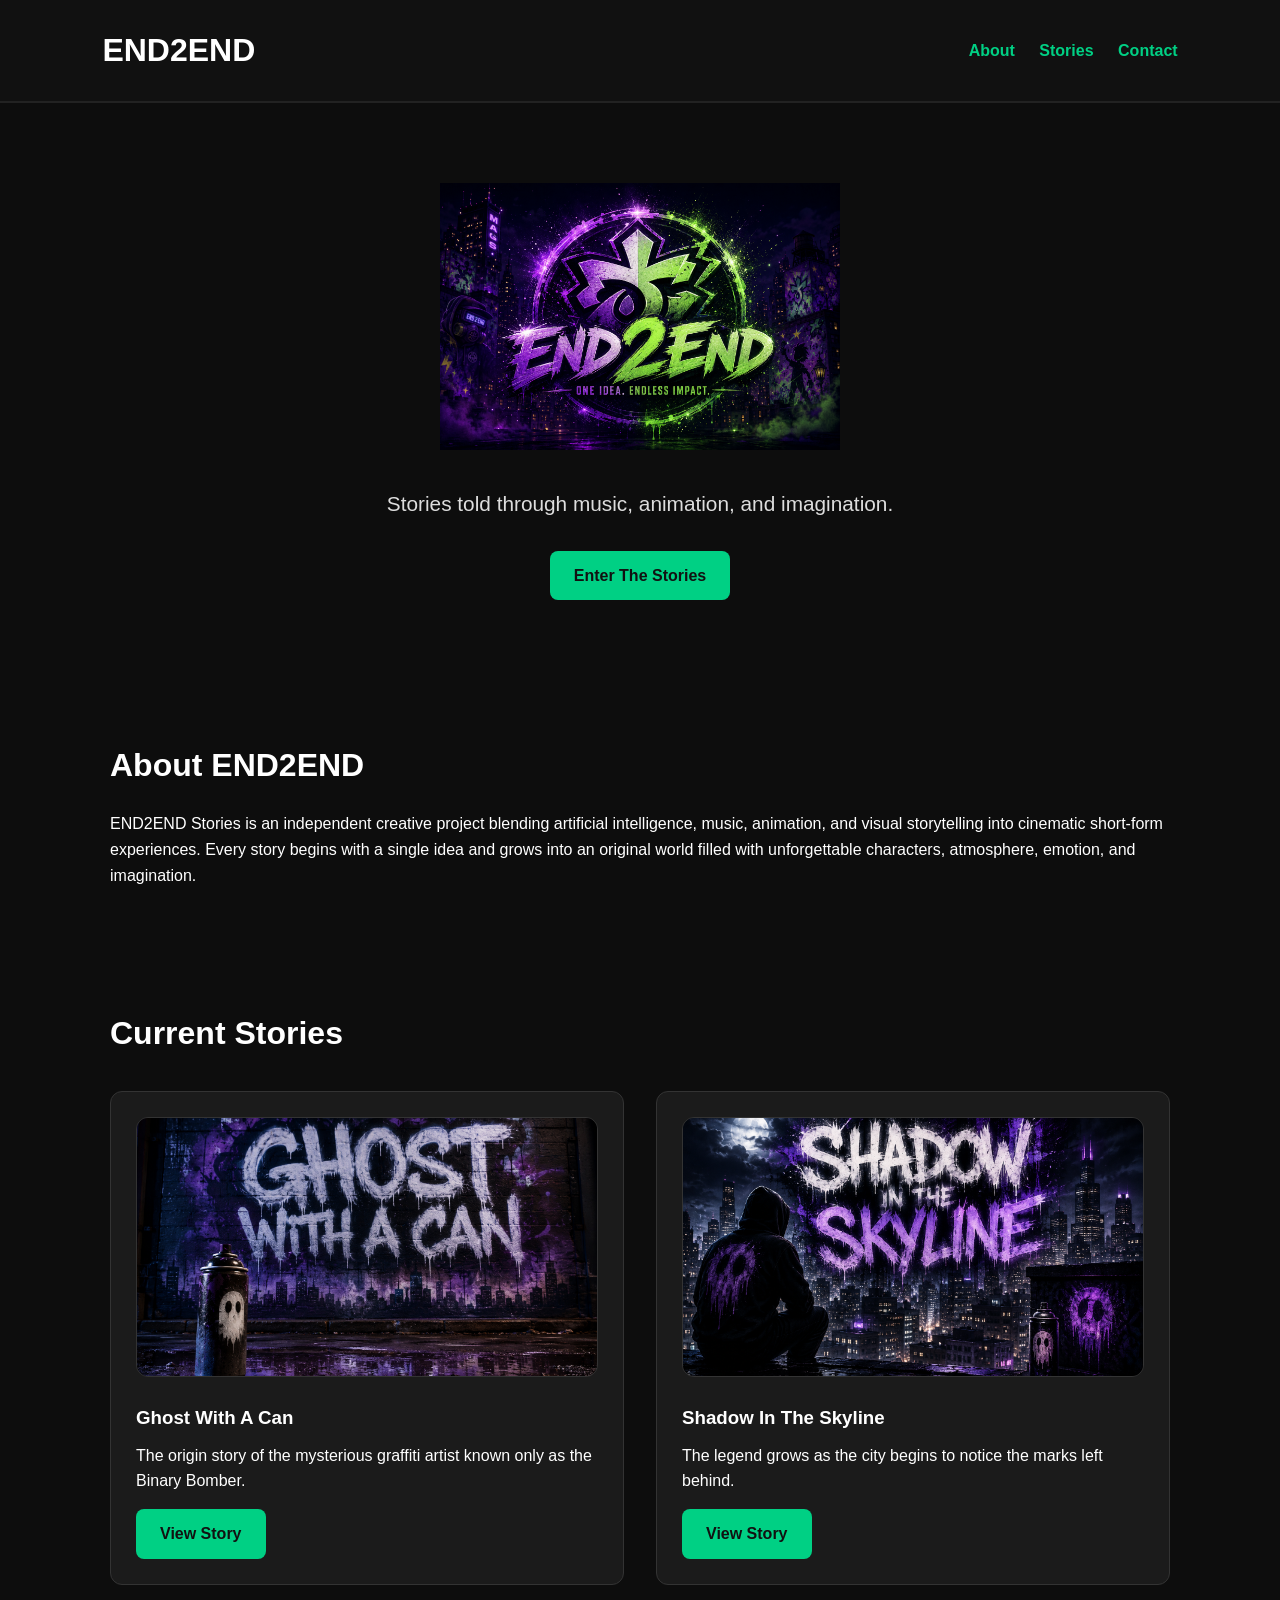
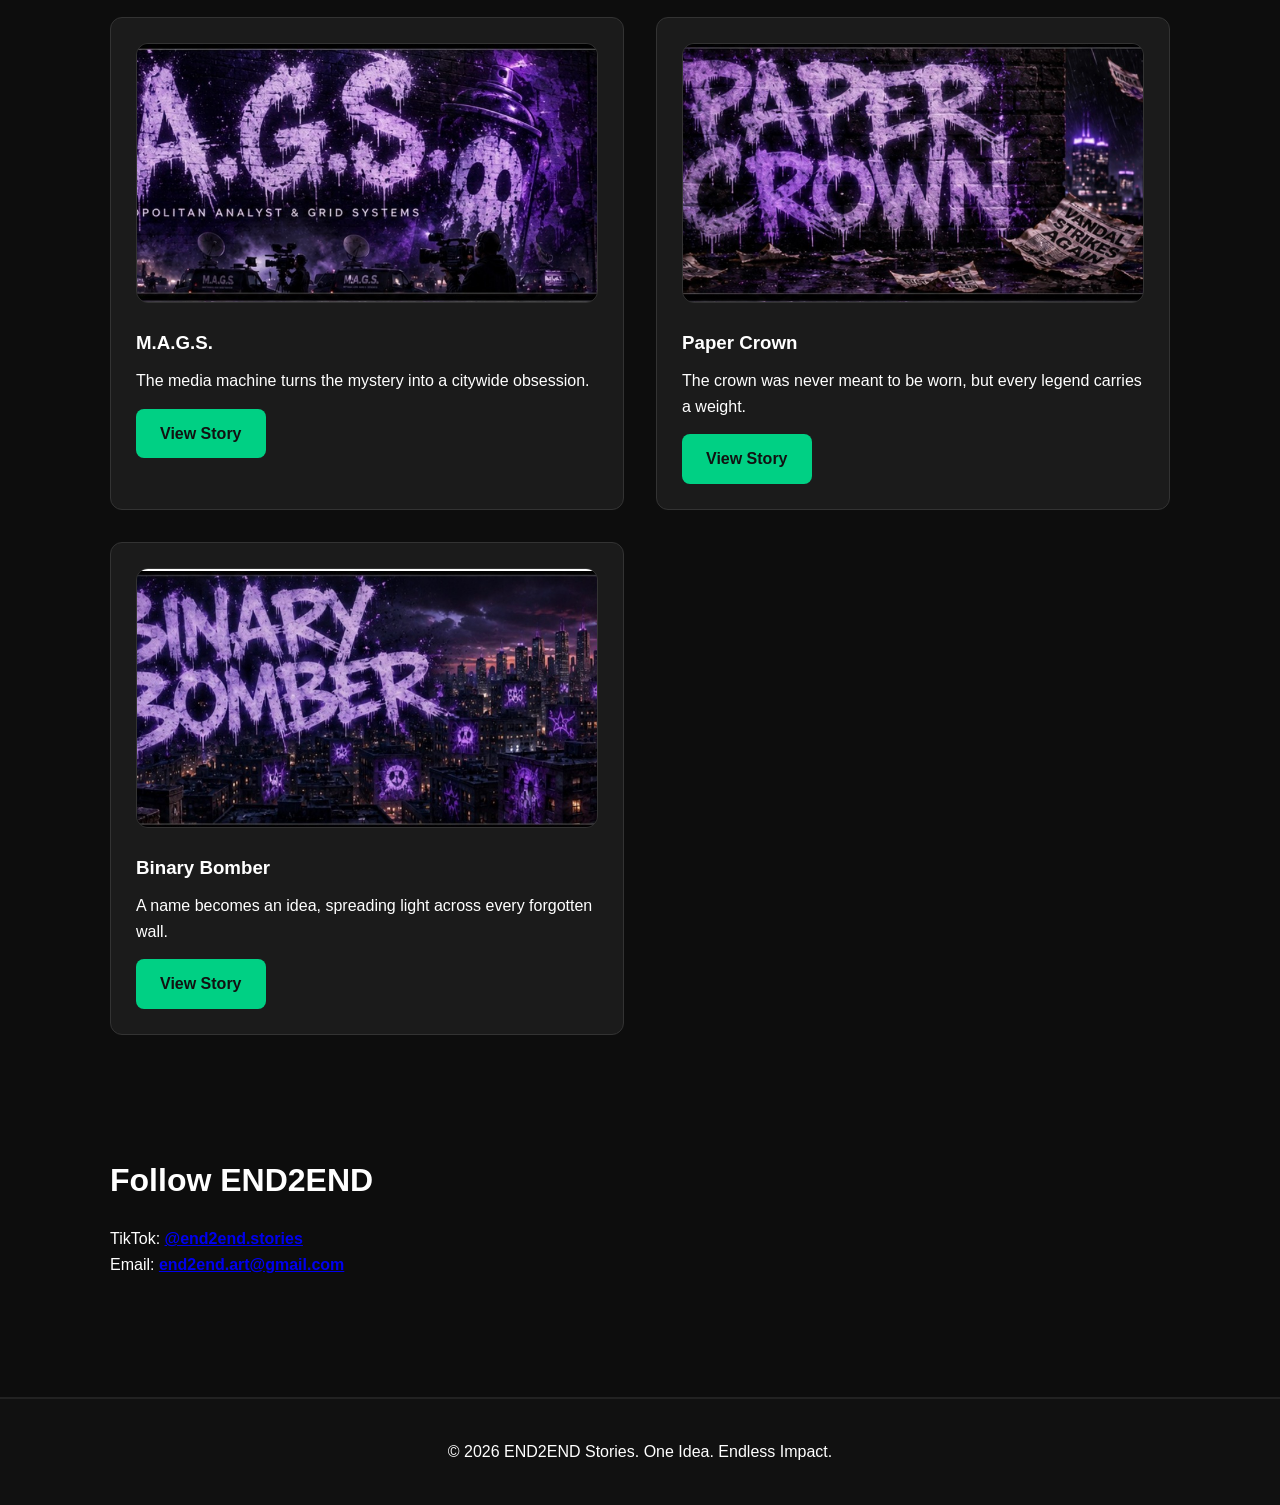
<file: index.html>
<!DOCTYPE html>
<html lang="en">
<head>
    <meta charset="UTF-8">
    <meta name="viewport" content="width=device-width, initial-scale=1.0">
    <title>END2END Stories</title>
    <meta name="description" content="END2END Stories blends AI, music, animation, and visual storytelling into cinematic short-form worlds filled with unforgettable characters and imagination.">
    <link rel="stylesheet" href="style.css">
</head>

<body>
<header>
    <h1>END2END</h1>
    <nav>
        <a href="#about">About</a>
        <a href="#stories">Stories</a>
        <a href="#contact">Contact</a>
    </nav>
</header>

<section class="hero">
    <img src="images/logo.PNG" class="hero-logo" alt="END2END Logo">
    <p class="tagline">Stories told through music, animation, and imagination.</p>
    <a href="#stories" class="hero-button">Enter The Stories</a>
</section>

<section id="about" class="section-block">
    <h2>About END2END</h2>
    <p>
        END2END Stories is an independent creative project blending artificial intelligence,
        music, animation, and visual storytelling into cinematic short-form experiences.
        Every story begins with a single idea and grows into an original world filled with
        unforgettable characters, atmosphere, emotion, and imagination.
    </p>
</section>

<section id="stories" class="section-block">
    <h2>Current Stories</h2>

    <div class="story-grid">

        <div class="card">
            <img src="images/ghost-thumbnail.PNG" class="story-thumbnail" alt="Ghost With A Can thumbnail">
            <h3>Ghost With A Can</h3>
            <p>The origin story of the mysterious graffiti artist known only as the Binary Bomber.</p>
            <a href="ghost-with-a-can.html" class="button">View Story</a>
        </div>

        <div class="card">
            <img src="images/shadow-thumbnail.PNG" class="story-thumbnail" alt="Shadow In The Skyline thumbnail">
            <h3>Shadow In The Skyline</h3>
            <p>The legend grows as the city begins to notice the marks left behind.</p>
            <a href="shadow-in-the-skyline.html" class="button">View Story</a>
        </div>

        <div class="card">
            <img src="images/mags-thumbnail.png" class="story-thumbnail" alt="M.A.G.S. thumbnail">
            <h3>M.A.G.S.</h3>
            <p>The media machine turns the mystery into a citywide obsession.</p>
            <a href="mags.html" class="button">View Story</a>
        </div>

        <div class="card">
            <img src="images/paper-crown-thumbnail.png" class="story-thumbnail" alt="Paper Crown thumbnail">
            <h3>Paper Crown</h3>
            <p>The crown was never meant to be worn, but every legend carries a weight.</p>
            <a href="paper-crown.html" class="button">View Story</a>
        </div>

        <div class="card">
            <img src="images/binary-bomber-thumbnail.png" class="story-thumbnail" alt="Binary Bomber thumbnail">
            <h3>Binary Bomber</h3>
            <p>A name becomes an idea, spreading light across every forgotten wall.</p>
            <a href="binary-bomber.html" class="button">View Story</a>
        </div>

    </div>
</section>

<section id="contact" class="section-block contact">
    <h2>Follow END2END</h2>

    <p>
        TikTok:
        <a href="https://www.tiktok.com/@end2end.stories" target="_blank">
            <strong>@end2end.stories</strong>
        </a>
    </p>

    <p>
        Email:
        <a href="mailto:end2end.art@gmail.com">
            <strong>end2end.art@gmail.com</strong>
        </a>
    </p>
</section>

<footer>
    <p>© 2026 END2END Stories. One Idea. Endless Impact.</p>
</footer>
</body>
</html>
</file>
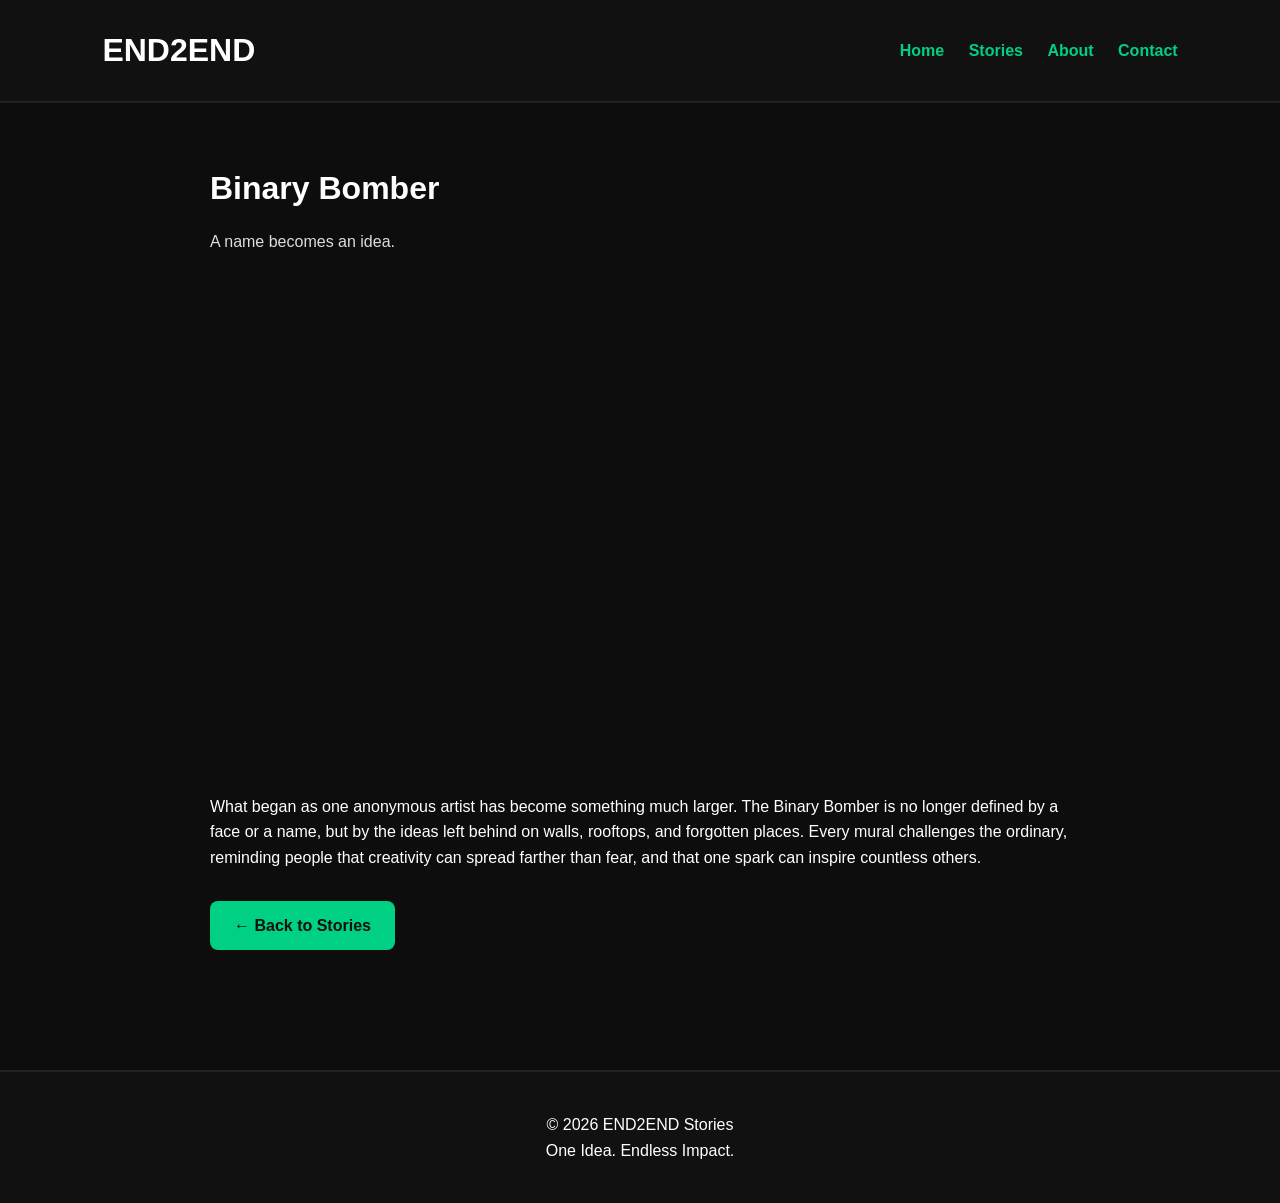
<file: binary-bomber.html>
<!DOCTYPE html>
<html lang="en">
<head>
    <meta charset="UTF-8">
    <meta name="viewport" content="width=device-width, initial-scale=1.0">
    <title>Binary Bomber | END2END Stories</title>
    <meta name="description" content="Binary Bomber is the fifth chapter of the END2END universe, where the mysterious artist becomes more than a person and evolves into an idea that begins inspiring an entire city.">
    <link rel="stylesheet" href="style.css">
</head>

<body>
<header>
    <h1>END2END</h1>
    <nav>
        <a href="index.html">Home</a>
        <a href="index.html#stories">Stories</a>
        <a href="index.html#about">About</a>
        <a href="index.html#contact">Contact</a>
    </nav>
</header>

<main class="story-page">
    <section class="story-hero">
        <h2>Binary Bomber</h2>

        <p class="story-tagline">
            A name becomes an idea.
        </p>

        <div style="position:relative;padding-top:56.25%;">
            <iframe
                src="https://player.mediadelivery.net/embed/700507/014d9504-0d67-4870-83ba-12278a4696ba?autoplay=false&loop=false&muted=false&preload=true&responsive=true"
                loading="lazy"
                style="border:0;position:absolute;top:0;height:100%;width:100%;"
                allow="accelerometer;gyroscope;autoplay;encrypted-media;picture-in-picture;fullscreen;"
                allowfullscreen>
            </iframe>
        </div>

        <p class="story-description">
            What began as one anonymous artist has become something much larger. The Binary Bomber is no longer defined by a face or a name, but by the ideas left behind on walls, rooftops, and forgotten places. Every mural challenges the ordinary, reminding people that creativity can spread farther than fear, and that one spark can inspire countless others.
        </p>

        <a class="button" href="index.html#stories">
            ← Back to Stories
        </a>
    </section>
</main>

<footer>
    <p>© 2026 END2END Stories</p>
    <p>One Idea. Endless Impact.</p>
</footer>
</body>
</html>
</file>
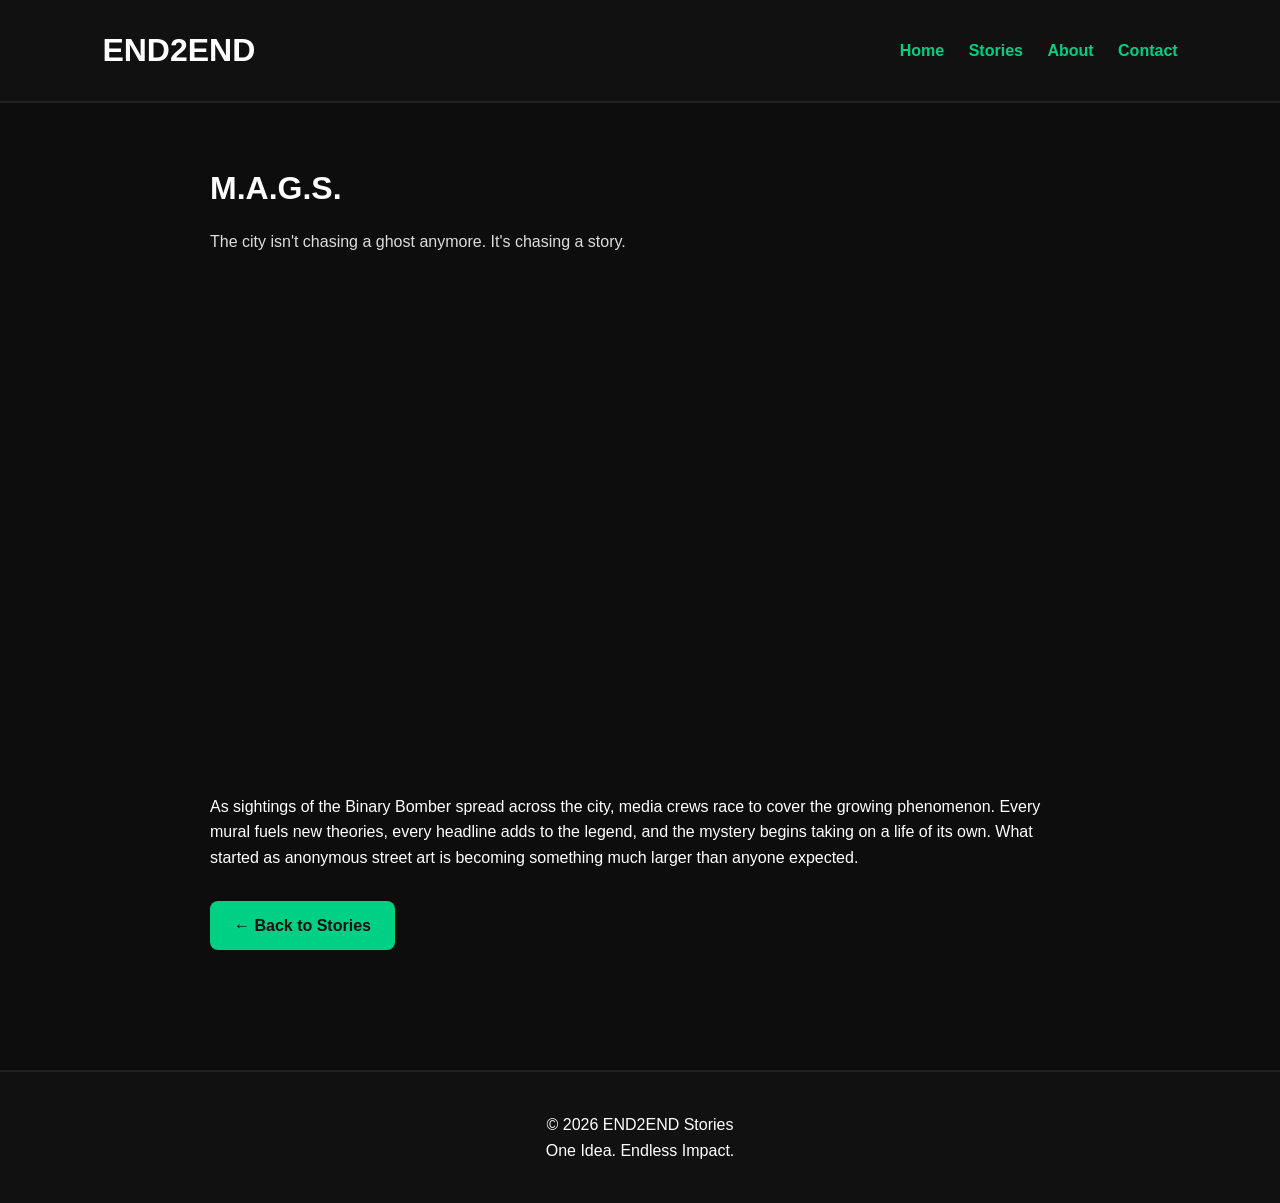
<file: mags.html>
<!DOCTYPE html>
<html lang="en">
<head>
    <meta charset="UTF-8">
    <meta name="viewport" content="width=device-width, initial-scale=1.0">
    <title>M.A.G.S. | END2END Stories</title>
    <meta name="description" content="M.A.G.S. is the third chapter of the END2END universe, where the mystery surrounding the Binary Bomber captures the attention of the media and the city begins searching for the truth.">
    <link rel="stylesheet" href="style.css">
</head>

<body>
<header>
    <h1>END2END</h1>
    <nav>
        <a href="index.html">Home</a>
        <a href="index.html#stories">Stories</a>
        <a href="index.html#about">About</a>
        <a href="index.html#contact">Contact</a>
    </nav>
</header>

<main class="story-page">
    <section class="story-hero">
        <h2>M.A.G.S.</h2>

        <p class="story-tagline">
            The city isn't chasing a ghost anymore. It's chasing a story.
        </p>

        <div style="position:relative;padding-top:56.25%;">
            <iframe
                src="https://player.mediadelivery.net/embed/700507/974a0b2b-ab99-43c7-9e0b-f88b59272103?autoplay=false&loop=false&muted=false&preload=true&responsive=true"
                loading="lazy"
                style="border:0;position:absolute;top:0;height:100%;width:100%;"
                allow="accelerometer;gyroscope;autoplay;encrypted-media;picture-in-picture;fullscreen;"
                allowfullscreen>
            </iframe>
        </div>

        <p class="story-description">
            As sightings of the Binary Bomber spread across the city, media crews race to cover the growing phenomenon. Every mural fuels new theories, every headline adds to the legend, and the mystery begins taking on a life of its own. What started as anonymous street art is becoming something much larger than anyone expected.
        </p>

        <a class="button" href="index.html#stories">
            ← Back to Stories
        </a>
    </section>
</main>

<footer>
    <p>© 2026 END2END Stories</p>
    <p>One Idea. Endless Impact.</p>
</footer>
</body>
</html>
</file>
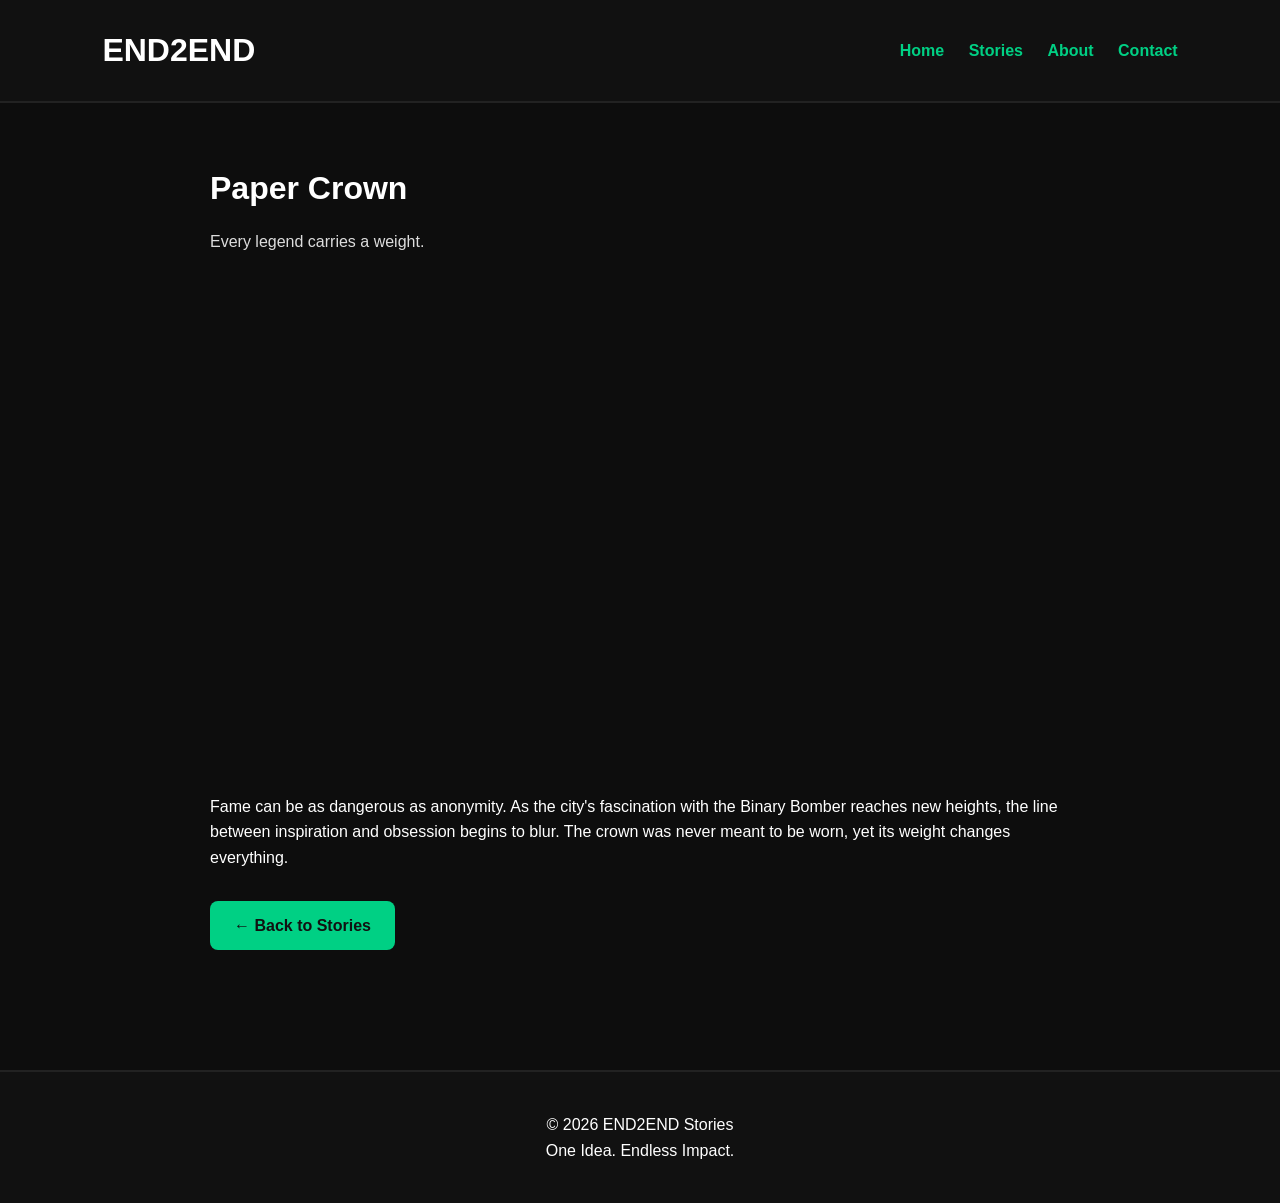
<file: paper-crown.html>
<!DOCTYPE html>
<html lang="en">
<head>
    <meta charset="UTF-8">
    <meta name="viewport" content="width=device-width, initial-scale=1.0">
    <title>Paper Crown | END2END Stories</title>
    <meta name="description" content="Paper Crown is the fourth chapter of the END2END universe, where the growing legend of the Binary Bomber begins to collide with fear, obsession, and the weight of becoming a symbol.">
    <link rel="stylesheet" href="style.css">
</head>

<body>
<header>
    <h1>END2END</h1>
    <nav>
        <a href="index.html">Home</a>
        <a href="index.html#stories">Stories</a>
        <a href="index.html#about">About</a>
        <a href="index.html#contact">Contact</a>
    </nav>
</header>

<main class="story-page">
    <section class="story-hero">
        <h2>Paper Crown</h2>

        <p class="story-tagline">
            Every legend carries a weight.
        </p>

        <div style="position:relative;padding-top:56.25%;">
            <iframe
                src="https://player.mediadelivery.net/embed/700507/c5fdd382-e8a2-4bde-a8da-98654a88810b?autoplay=false&loop=false&muted=false&preload=true&responsive=true"
                loading="lazy"
                style="border:0;position:absolute;top:0;height:100%;width:100%;"
                allow="accelerometer;gyroscope;autoplay;encrypted-media;picture-in-picture;fullscreen;"
                allowfullscreen>
            </iframe>
        </div>

        <p class="story-description">
            Fame can be as dangerous as anonymity. As the city's fascination with the Binary Bomber reaches new heights, the line between inspiration and obsession begins to blur. The crown was never meant to be worn, yet its weight changes everything.
        </p>

        <a class="button" href="index.html#stories">
            ← Back to Stories
        </a>
    </section>
</main>

<footer>
    <p>© 2026 END2END Stories</p>
    <p>One Idea. Endless Impact.</p>
</footer>
</body>
</html>
</file>
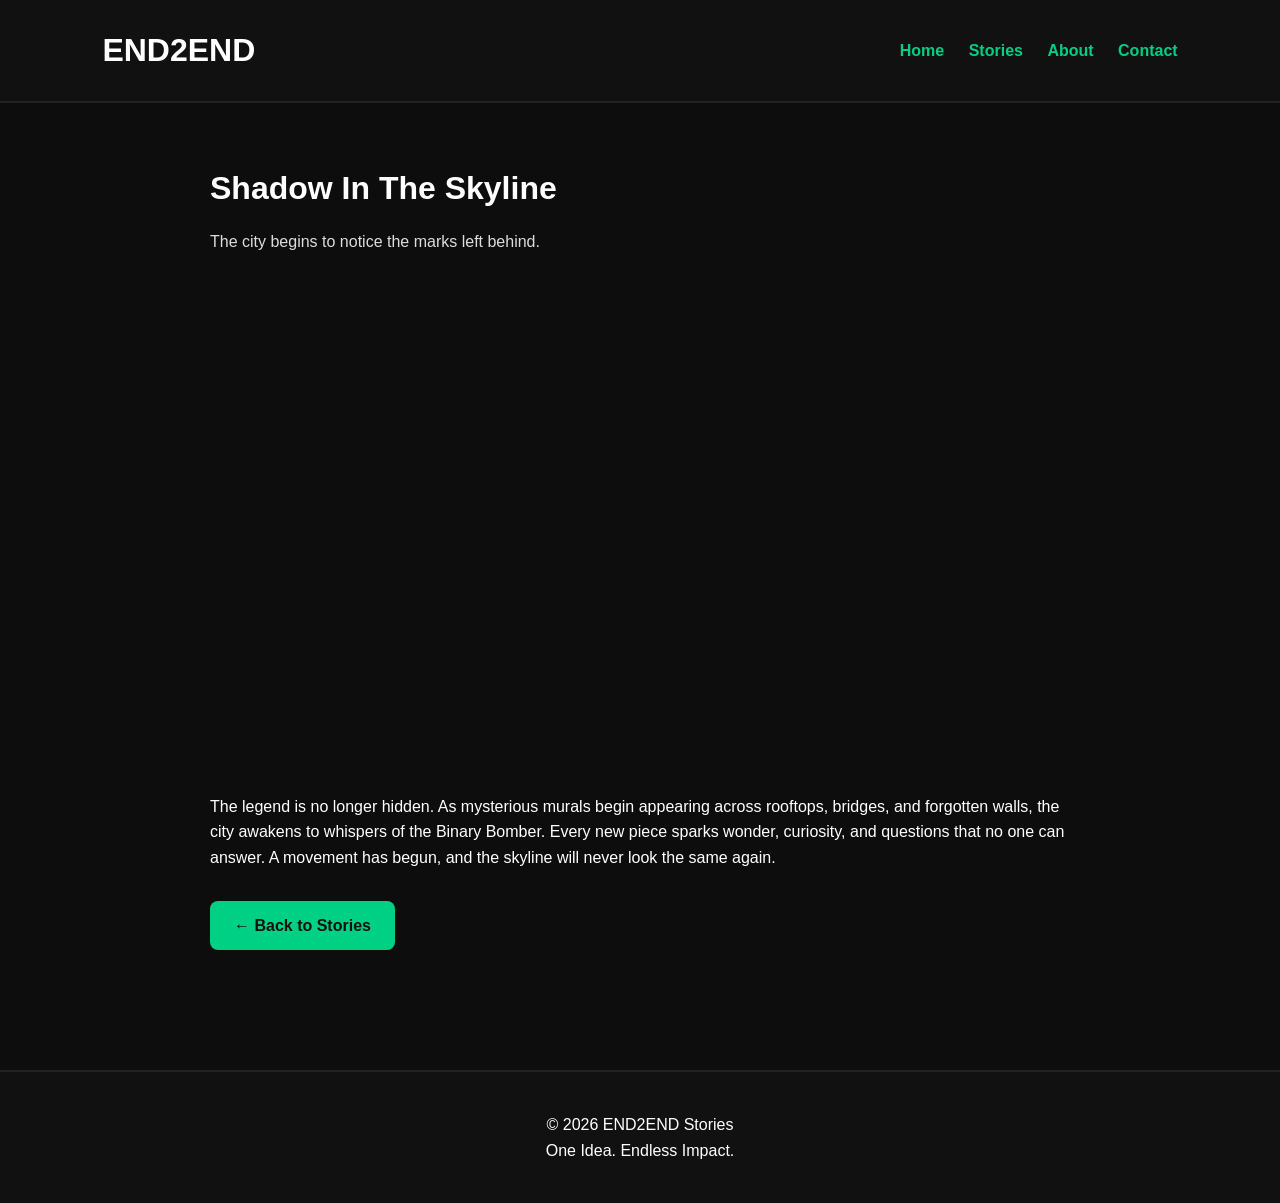
<file: shadow-in-the-skyline.html>
<!DOCTYPE html>
<html lang="en">
<head>
    <meta charset="UTF-8">
    <meta name="viewport" content="width=device-width, initial-scale=1.0">
    <title>Shadow In The Skyline | END2END Stories</title>
    <meta name="description" content="Shadow In The Skyline is the second chapter of the END2END universe, where the legend of the Binary Bomber begins spreading throughout the city.">
    <link rel="stylesheet" href="style.css">
</head>

<body>
<header>
    <h1>END2END</h1>
    <nav>
        <a href="index.html">Home</a>
        <a href="index.html#stories">Stories</a>
        <a href="index.html#about">About</a>
        <a href="index.html#contact">Contact</a>
    </nav>
</header>

<main class="story-page">
    <section class="story-hero">
        <h2>Shadow In The Skyline</h2>

        <p class="story-tagline">
            The city begins to notice the marks left behind.
        </p>

        <div style="position:relative;padding-top:56.25%;">
            <iframe
                src="https://player.mediadelivery.net/embed/700507/4c0d9378-ea47-4fba-97ce-c2eab774a99a?autoplay=false&loop=false&muted=false&preload=true&responsive=true"
                loading="lazy"
                style="border:0;position:absolute;top:0;height:100%;width:100%;"
                allow="accelerometer;gyroscope;autoplay;encrypted-media;picture-in-picture;fullscreen;"
                allowfullscreen>
            </iframe>
        </div>

        <p class="story-description">
            The legend is no longer hidden.
            As mysterious murals begin appearing across rooftops, bridges, and forgotten walls,
            the city awakens to whispers of the Binary Bomber. Every new piece sparks wonder,
            curiosity, and questions that no one can answer. A movement has begun, and the skyline
            will never look the same again.
        </p>

        <a class="button" href="index.html#stories">
            ← Back to Stories
        </a>
    </section>
</main>

<footer>
    <p>© 2026 END2END Stories</p>
    <p>One Idea. Endless Impact.</p>
</footer>
</body>
</html>
</file>
<file: style.css>
* {
    margin: 0;
    padding: 0;
    box-sizing: border-box;
}

body {
    font-family: Arial, Helvetica, sans-serif;
    background: #0d0d0d;
    color: #ffffff;
    line-height: 1.6;
}

header {
    display: flex;
    justify-content: space-between;
    align-items: center;
    padding: 25px 8%;
    background: #111;
    border-bottom: 2px solid #222;
}

header h1 {
    font-size: 2rem;
}

nav a {
    color: #00d084;
    text-decoration: none;
    margin-left: 20px;
    font-weight: bold;
}

nav a:hover {
    color: #ffffff;
}

.hero {
    text-align: center;
    padding: 80px 20px;
}

.hero-logo {
    width: 400px;
    max-width: 90%;
    margin-bottom: 30px;
}

.tagline {
    font-size: 1.3rem;
    color: #dddddd;
    margin-bottom: 30px;
}

.hero-button,
.button {
    display: inline-block;
    background: #00d084;
    color: #111;
    padding: 12px 24px;
    border-radius: 8px;
    text-decoration: none;
    font-weight: bold;
}

.hero-button:hover,
.button:hover {
    background: #00ff99;
}

.section-block {
    max-width: 1100px;
    margin: auto;
    padding: 60px 20px;
}

.section-block h2 {
    margin-bottom: 20px;
    font-size: 2rem;
}

.story-grid {
    display: grid;
    grid-template-columns: repeat(auto-fit, minmax(340px, 1fr));
    gap: 2rem;
    margin-top: 2rem;
}

.card {
    background: #1b1b1b;
    padding: 25px;
    border-radius: 12px;
    border: 1px solid #333;
}

.card h3 {
    margin-bottom: 10px;
}

.card p {
    margin-bottom: 15px;
}

.story-thumbnail {
    width: 100%;
    aspect-ratio: 16 / 9;
    object-fit: cover;
    border-radius: 12px;
    margin-bottom: 18px;
    border: 1px solid #333;
}

.story-page {
    max-width: 900px;
    margin: auto;
    padding: 60px 20px;
}

.story-hero h2 {
    font-size: 2rem;
    margin-bottom: 15px;
}

.story-tagline {
    color: #dddddd;
    margin-bottom: 25px;
}

.story-description {
    margin: 30px 0;
}

footer {
    text-align: center;
    padding: 40px;
    background: #111;
    margin-top: 60px;
    border-top: 2px solid #222;
}

footer a {
    color: #00d084;
    text-decoration: none;
}

@media (max-width: 700px) {
    header {
        flex-direction: column;
        gap: 15px;
    }

    nav a {
        margin: 0 8px;
    }

    .story-grid {
        grid-template-columns: 1fr;
    }
}
</file>
